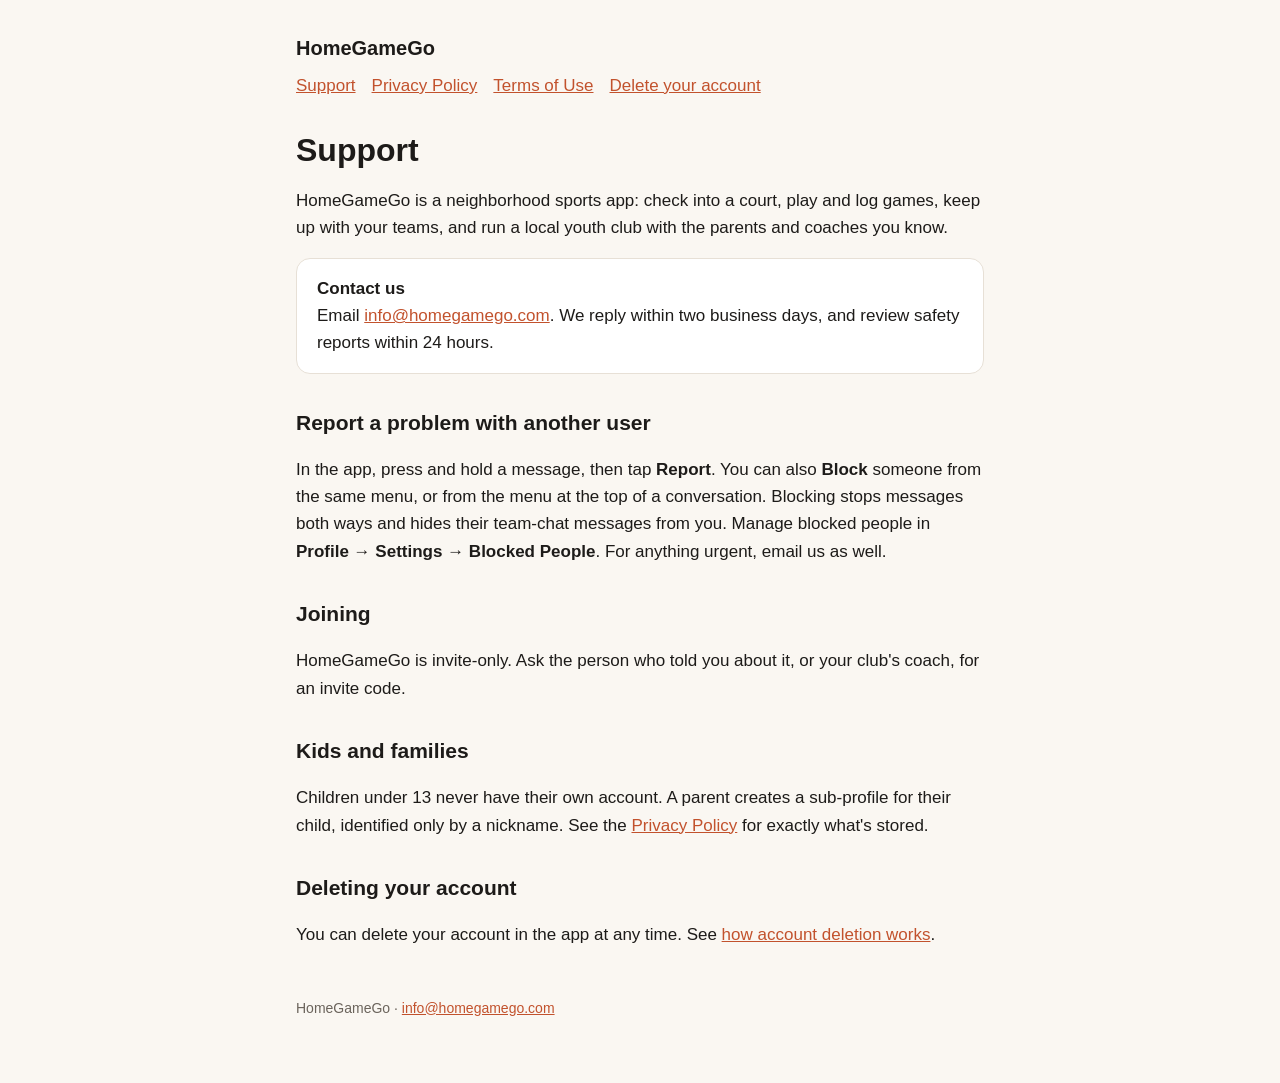
<file: index.html>
<!doctype html><html lang="en"><head><meta charset="utf-8"><meta name="viewport" content="width=device-width, initial-scale=1"><title>HomeGameGo Support</title><link rel="stylesheet" href="style.css"></head><body><main>
<header><a href="./">HomeGameGo</a></header><nav><a href="./">Support</a><a href="privacy.html">Privacy Policy</a><a href="terms.html">Terms of Use</a><a href="delete-account.html">Delete your account</a></nav>
<h1>Support</h1>
<p>HomeGameGo is a neighborhood sports app: check into a court, play and log games, keep up with your teams, and run a local youth club with the parents and coaches you know.</p>
<div class="card"><strong>Contact us</strong><br>Email <a href="mailto:info@homegamego.com">info@homegamego.com</a>. We reply within two business days, and review safety reports within 24 hours.</div>
<h2>Report a problem with another user</h2>
<p>In the app, press and hold a message, then tap <strong>Report</strong>. You can also <strong>Block</strong> someone from the same menu, or from the menu at the top of a conversation. Blocking stops messages both ways and hides their team-chat messages from you. Manage blocked people in <strong>Profile → Settings → Blocked People</strong>. For anything urgent, email us as well.</p>
<h2>Joining</h2>
<p>HomeGameGo is invite-only. Ask the person who told you about it, or your club's coach, for an invite code.</p>
<h2>Kids and families</h2>
<p>Children under 13 never have their own account. A parent creates a sub-profile for their child, identified only by a nickname. See the <a href="privacy.html">Privacy Policy</a> for exactly what's stored.</p>
<h2>Deleting your account</h2>
<p>You can delete your account in the app at any time. See <a href="delete-account.html">how account deletion works</a>.</p>
<footer>HomeGameGo · <a href="mailto:info@homegamego.com">info@homegamego.com</a></footer>
</main></body></html>
</file>
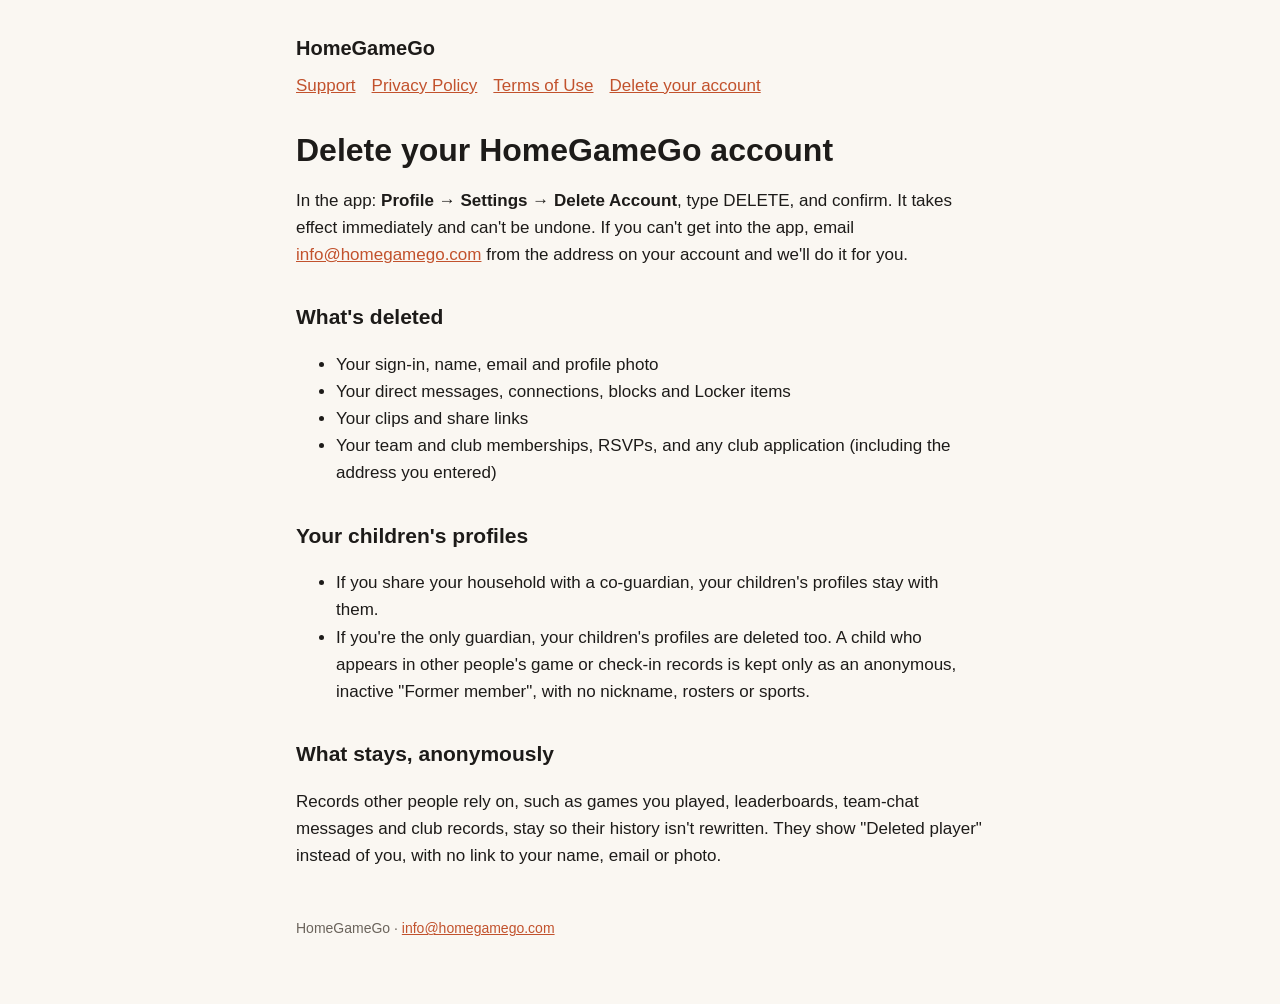
<file: delete-account.html>
<!doctype html><html lang="en"><head><meta charset="utf-8"><meta name="viewport" content="width=device-width, initial-scale=1"><title>Delete Your Account</title><link rel="stylesheet" href="style.css"></head><body><main>
<header><a href="./">HomeGameGo</a></header><nav><a href="./">Support</a><a href="privacy.html">Privacy Policy</a><a href="terms.html">Terms of Use</a><a href="delete-account.html">Delete your account</a></nav>
<h1>Delete your HomeGameGo account</h1>
<p>In the app: <strong>Profile → Settings → Delete Account</strong>, type DELETE, and confirm. It takes effect immediately and can't be undone. If you can't get into the app, email <a href="mailto:info@homegamego.com">info@homegamego.com</a> from the address on your account and we'll do it for you.</p>
<h2>What's deleted</h2>
<ul><li>Your sign-in, name, email and profile photo</li><li>Your direct messages, connections, blocks and Locker items</li><li>Your clips and share links</li><li>Your team and club memberships, RSVPs, and any club application (including the address you entered)</li></ul>
<h2>Your children's profiles</h2>
<ul><li>If you share your household with a co-guardian, your children's profiles stay with them.</li><li>If you're the only guardian, your children's profiles are deleted too. A child who appears in other people's game or check-in records is kept only as an anonymous, inactive "Former member", with no nickname, rosters or sports.</li></ul>
<h2>What stays, anonymously</h2>
<p>Records other people rely on, such as games you played, leaderboards, team-chat messages and club records, stay so their history isn't rewritten. They show "Deleted player" instead of you, with no link to your name, email or photo.</p>
<footer>HomeGameGo · <a href="mailto:info@homegamego.com">info@homegamego.com</a></footer>
</main></body></html>
</file>
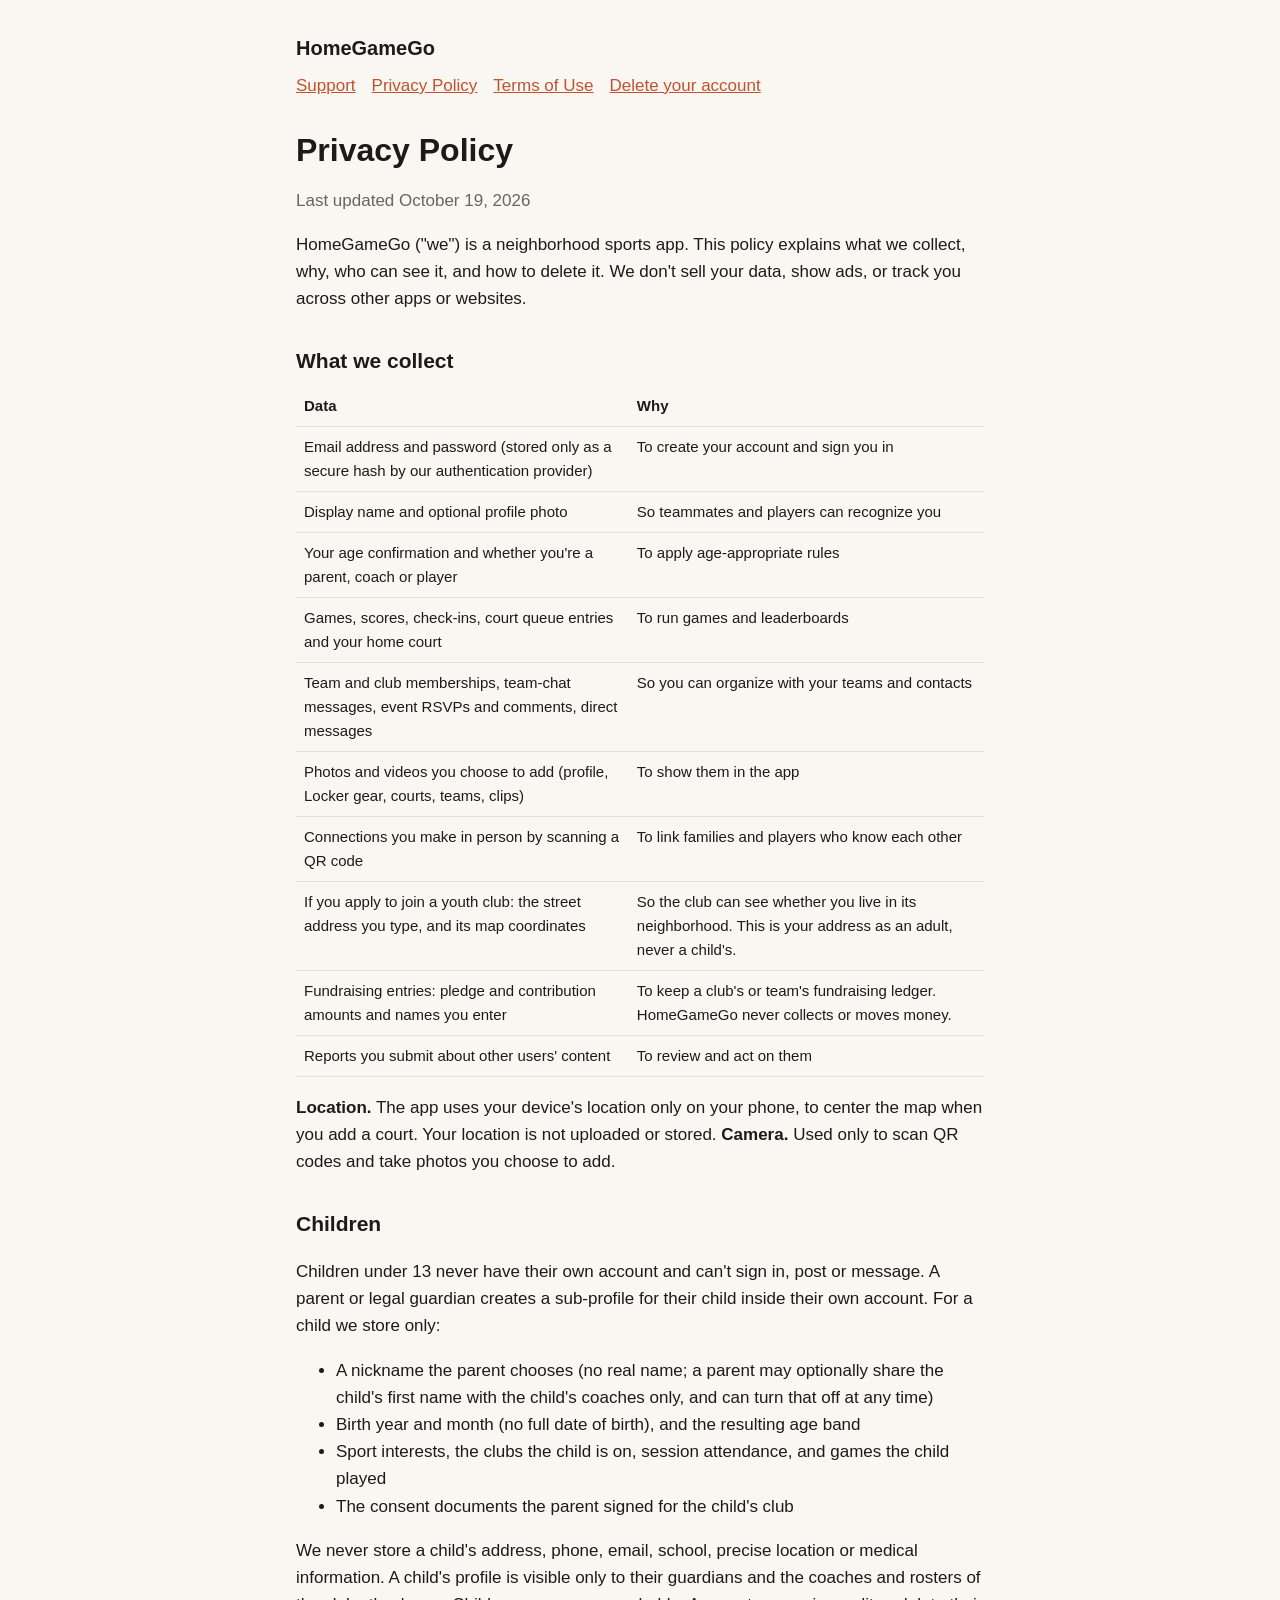
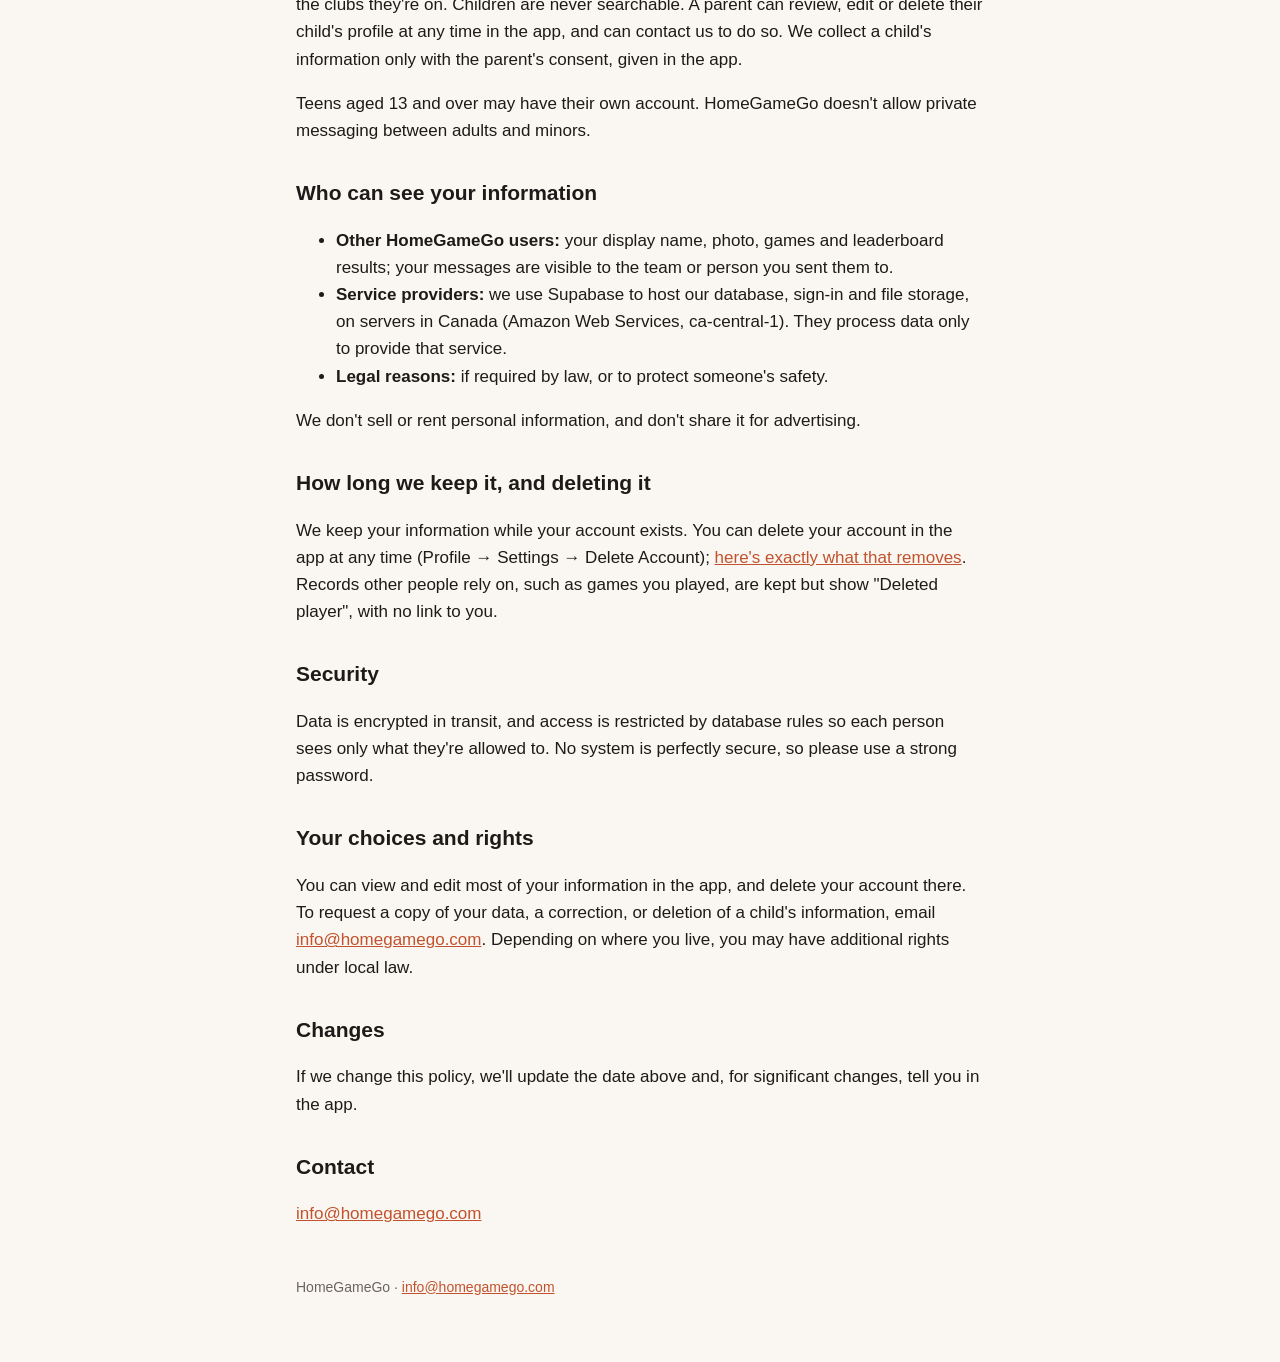
<file: privacy.html>
<!doctype html><html lang="en"><head><meta charset="utf-8"><meta name="viewport" content="width=device-width, initial-scale=1"><title>HomeGameGo Privacy Policy</title><link rel="stylesheet" href="style.css"></head><body><main>
<header><a href="./">HomeGameGo</a></header><nav><a href="./">Support</a><a href="privacy.html">Privacy Policy</a><a href="terms.html">Terms of Use</a><a href="delete-account.html">Delete your account</a></nav>
<h1>Privacy Policy</h1>
<p class="muted">Last updated October 19, 2026</p>
<p>HomeGameGo ("we") is a neighborhood sports app. This policy explains what we collect, why, who can see it, and how to delete it. We don't sell your data, show ads, or track you across other apps or websites.</p>

<h2>What we collect</h2>
<table>
<tr><th>Data</th><th>Why</th></tr>
<tr><td>Email address and password (stored only as a secure hash by our authentication provider)</td><td>To create your account and sign you in</td></tr>
<tr><td>Display name and optional profile photo</td><td>So teammates and players can recognize you</td></tr>
<tr><td>Your age confirmation and whether you're a parent, coach or player</td><td>To apply age-appropriate rules</td></tr>
<tr><td>Games, scores, check-ins, court queue entries and your home court</td><td>To run games and leaderboards</td></tr>
<tr><td>Team and club memberships, team-chat messages, event RSVPs and comments, direct messages</td><td>So you can organize with your teams and contacts</td></tr>
<tr><td>Photos and videos you choose to add (profile, Locker gear, courts, teams, clips)</td><td>To show them in the app</td></tr>
<tr><td>Connections you make in person by scanning a QR code</td><td>To link families and players who know each other</td></tr>
<tr><td>If you apply to join a youth club: the street address you type, and its map coordinates</td><td>So the club can see whether you live in its neighborhood. This is your address as an adult, never a child's.</td></tr>
<tr><td>Fundraising entries: pledge and contribution amounts and names you enter</td><td>To keep a club's or team's fundraising ledger. HomeGameGo never collects or moves money.</td></tr>
<tr><td>Reports you submit about other users' content</td><td>To review and act on them</td></tr>
</table>
<p><strong>Location.</strong> The app uses your device's location only on your phone, to center the map when you add a court. Your location is not uploaded or stored. <strong>Camera.</strong> Used only to scan QR codes and take photos you choose to add.</p>

<h2>Children</h2>
<p>Children under 13 never have their own account and can't sign in, post or message. A parent or legal guardian creates a sub-profile for their child inside their own account. For a child we store only:</p>
<ul>
<li>A nickname the parent chooses (no real name; a parent may optionally share the child's first name with the child's coaches only, and can turn that off at any time)</li>
<li>Birth year and month (no full date of birth), and the resulting age band</li>
<li>Sport interests, the clubs the child is on, session attendance, and games the child played</li>
<li>The consent documents the parent signed for the child's club</li>
</ul>
<p>We never store a child's address, phone, email, school, precise location or medical information. A child's profile is visible only to their guardians and the coaches and rosters of the clubs they're on. Children are never searchable. A parent can review, edit or delete their child's profile at any time in the app, and can contact us to do so. We collect a child's information only with the parent's consent, given in the app.</p>
<p>Teens aged 13 and over may have their own account. HomeGameGo doesn't allow private messaging between adults and minors.</p>

<h2>Who can see your information</h2>
<ul>
<li><strong>Other HomeGameGo users:</strong> your display name, photo, games and leaderboard results; your messages are visible to the team or person you sent them to.</li>
<li><strong>Service providers:</strong> we use Supabase to host our database, sign-in and file storage, on servers in Canada (Amazon Web Services, ca-central-1). They process data only to provide that service.</li>
<li><strong>Legal reasons:</strong> if required by law, or to protect someone's safety.</li>
</ul>
<p>We don't sell or rent personal information, and don't share it for advertising.</p>

<h2>How long we keep it, and deleting it</h2>
<p>We keep your information while your account exists. You can delete your account in the app at any time (Profile → Settings → Delete Account); <a href="delete-account.html">here's exactly what that removes</a>. Records other people rely on, such as games you played, are kept but show "Deleted player", with no link to you.</p>

<h2>Security</h2>
<p>Data is encrypted in transit, and access is restricted by database rules so each person sees only what they're allowed to. No system is perfectly secure, so please use a strong password.</p>

<h2>Your choices and rights</h2>
<p>You can view and edit most of your information in the app, and delete your account there. To request a copy of your data, a correction, or deletion of a child's information, email <a href="mailto:info@homegamego.com">info@homegamego.com</a>. Depending on where you live, you may have additional rights under local law.</p>

<h2>Changes</h2>
<p>If we change this policy, we'll update the date above and, for significant changes, tell you in the app.</p>

<h2>Contact</h2>
<p><a href="mailto:info@homegamego.com">info@homegamego.com</a></p>
<footer>HomeGameGo · <a href="mailto:info@homegamego.com">info@homegamego.com</a></footer>
</main></body></html>
</file>
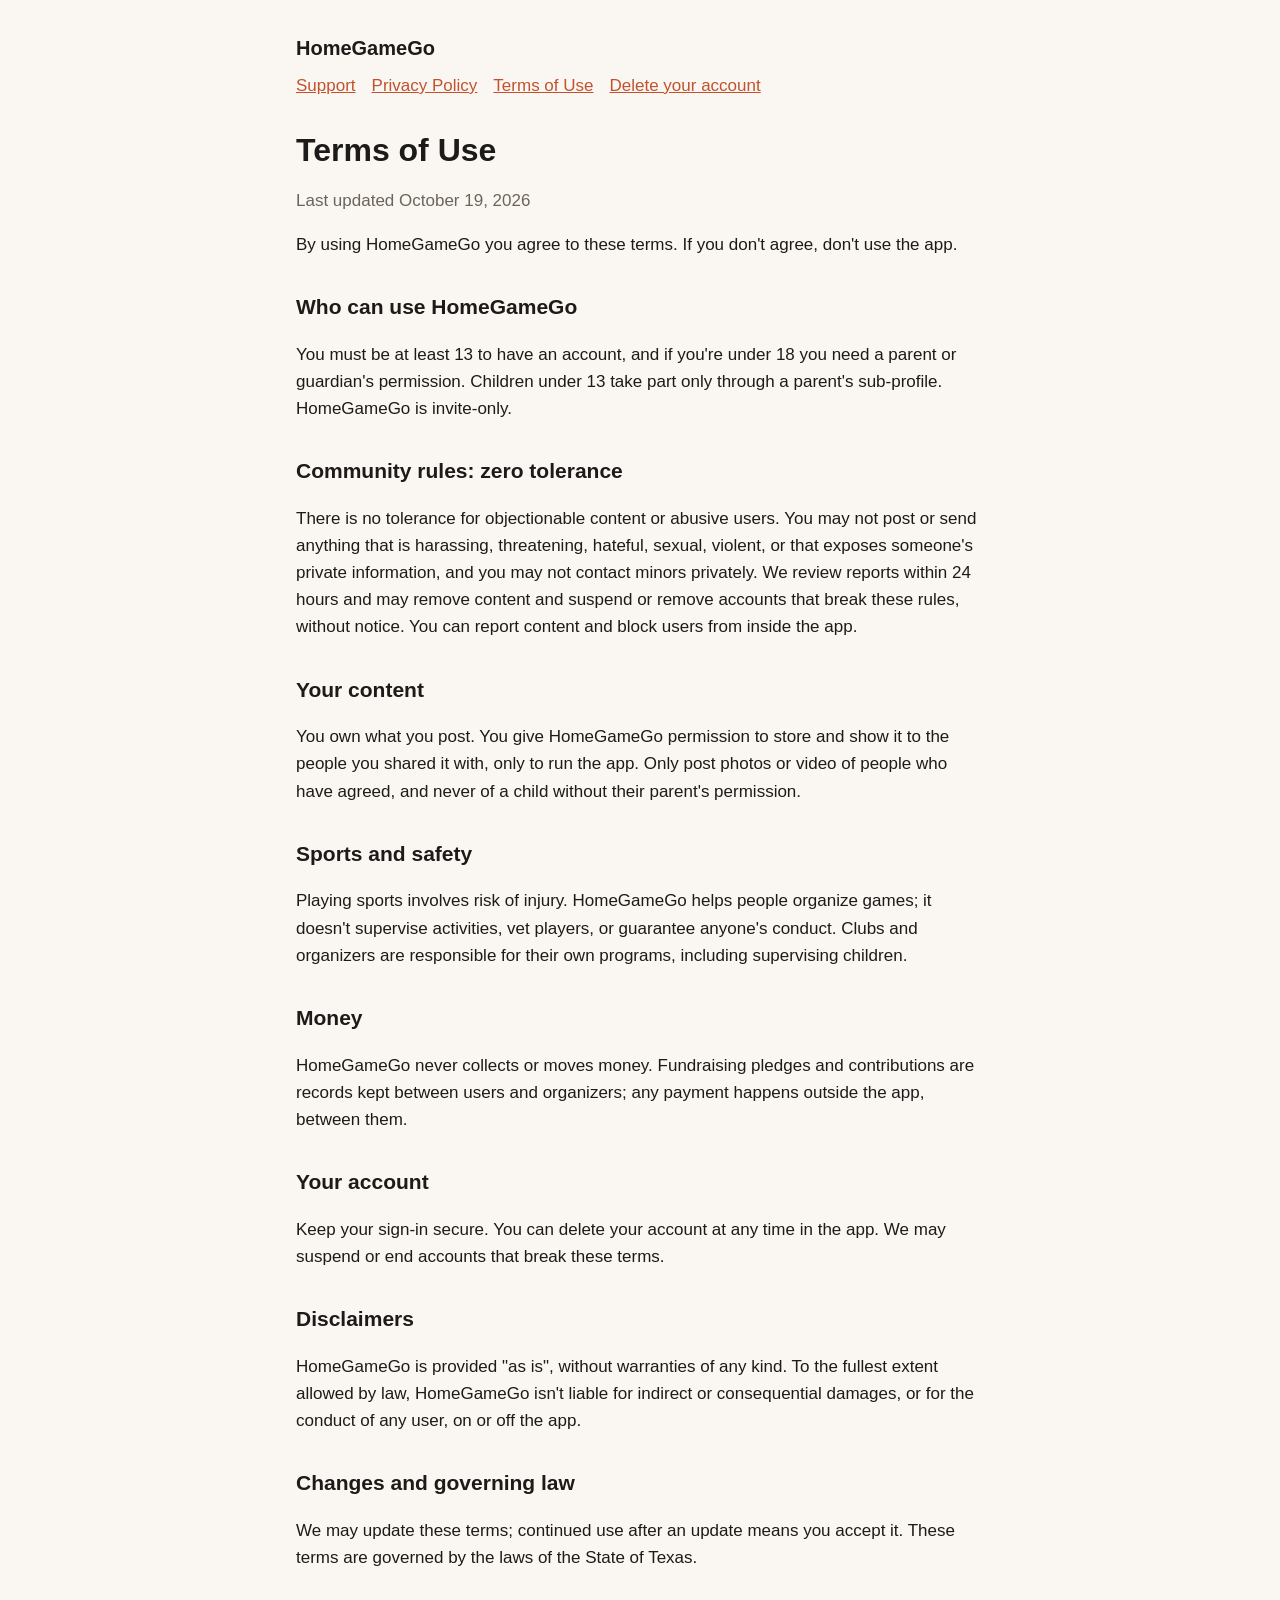
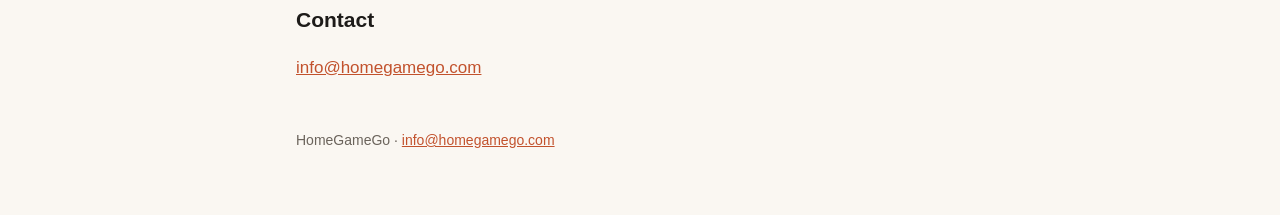
<file: terms.html>
<!doctype html><html lang="en"><head><meta charset="utf-8"><meta name="viewport" content="width=device-width, initial-scale=1"><title>HomeGameGo Terms of Use</title><link rel="stylesheet" href="style.css"></head><body><main>
<header><a href="./">HomeGameGo</a></header><nav><a href="./">Support</a><a href="privacy.html">Privacy Policy</a><a href="terms.html">Terms of Use</a><a href="delete-account.html">Delete your account</a></nav>
<h1>Terms of Use</h1>
<p class="muted">Last updated October 19, 2026</p>
<p>By using HomeGameGo you agree to these terms. If you don't agree, don't use the app.</p>

<h2>Who can use HomeGameGo</h2>
<p>You must be at least 13 to have an account, and if you're under 18 you need a parent or guardian's permission. Children under 13 take part only through a parent's sub-profile. HomeGameGo is invite-only.</p>

<h2>Community rules: zero tolerance</h2>
<p>There is no tolerance for objectionable content or abusive users. You may not post or send anything that is harassing, threatening, hateful, sexual, violent, or that exposes someone's private information, and you may not contact minors privately. We review reports within 24 hours and may remove content and suspend or remove accounts that break these rules, without notice. You can report content and block users from inside the app.</p>

<h2>Your content</h2>
<p>You own what you post. You give HomeGameGo permission to store and show it to the people you shared it with, only to run the app. Only post photos or video of people who have agreed, and never of a child without their parent's permission.</p>

<h2>Sports and safety</h2>
<p>Playing sports involves risk of injury. HomeGameGo helps people organize games; it doesn't supervise activities, vet players, or guarantee anyone's conduct. Clubs and organizers are responsible for their own programs, including supervising children.</p>

<h2>Money</h2>
<p>HomeGameGo never collects or moves money. Fundraising pledges and contributions are records kept between users and organizers; any payment happens outside the app, between them.</p>

<h2>Your account</h2>
<p>Keep your sign-in secure. You can delete your account at any time in the app. We may suspend or end accounts that break these terms.</p>

<h2>Disclaimers</h2>
<p>HomeGameGo is provided "as is", without warranties of any kind. To the fullest extent allowed by law, HomeGameGo isn't liable for indirect or consequential damages, or for the conduct of any user, on or off the app.</p>

<h2>Changes and governing law</h2>
<p>We may update these terms; continued use after an update means you accept it. These terms are governed by the laws of the State of Texas.</p>

<h2>Contact</h2>
<p><a href="mailto:info@homegamego.com">info@homegamego.com</a></p>
<footer>HomeGameGo · <a href="mailto:info@homegamego.com">info@homegamego.com</a></footer>
</main></body></html>
</file>
<file: style.css>
:root { --bg: #faf7f2; --text: #1d1b19; --muted: #6b645c; --accent: #c2522d; --card: #ffffff; --line: #e7e0d6; }
@media (prefers-color-scheme: dark) { :root { --bg: #171513; --text: #f2ede6; --muted: #a59d93; --accent: #e07156; --card: #211e1b; --line: #34302b; } }
* { box-sizing: border-box; }
body { margin: 0; background: var(--bg); color: var(--text); font: 17px/1.6 -apple-system, BlinkMacSystemFont, "Segoe UI", Roboto, sans-serif; }
main { max-width: 720px; margin: 0 auto; padding: 32px 16px 64px; }
header a { color: var(--text); text-decoration: none; font-weight: 700; font-size: 20px; }
nav { margin: 8px 0 32px; display: flex; gap: 16px; flex-wrap: wrap; }
nav a, a { color: var(--accent); }
h1 { font-size: 32px; line-height: 1.2; margin: 0 0 8px; }
h2 { font-size: 21px; margin: 32px 0 8px; }
.muted { color: var(--muted); }
.card { background: var(--card); border: 1px solid var(--line); border-radius: 14px; padding: 16px 20px; margin: 16px 0; }
table { width: 100%; border-collapse: collapse; font-size: 15px; }
th, td { text-align: left; padding: 8px; border-bottom: 1px solid var(--line); vertical-align: top; }
footer { margin-top: 48px; font-size: 14px; color: var(--muted); }
</file>
